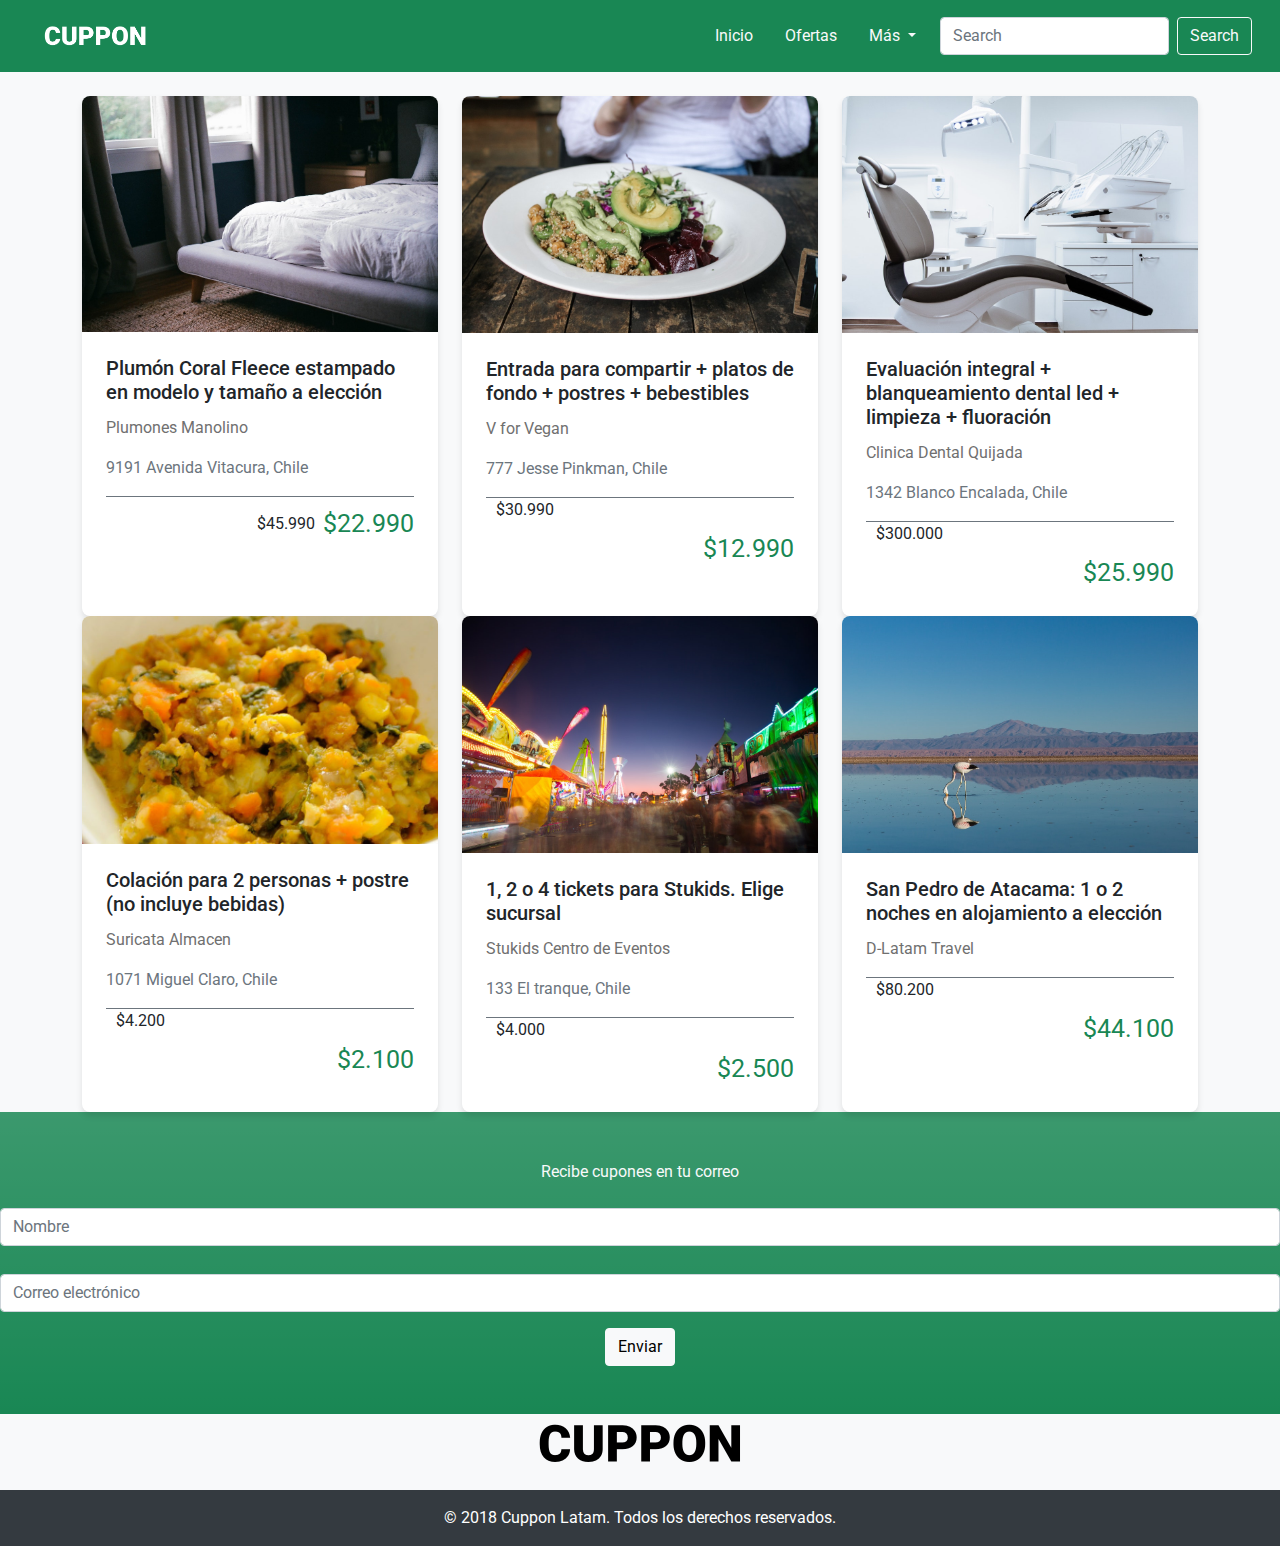
<file: bootstrap/index.html>
<!DOCTYPE html>
<html lang="es">

<head>
    <meta charset="UTF-8">
    <meta name="viewport" content="width=device-width, initial-scale=1.0">
    <title>Cuppon</title>
    <!-- Bootstrap local -->
    <link rel="stylesheet" href="assets/css/bootstrap.min.css">
    <!-- Google Fonts -->
    <link href="https://fonts.googleapis.com/css2?family=Roboto:wght@300;500&display=swap" rel="stylesheet">
    <!-- Font Awesome -->
    <link rel="stylesheet" href="https://cdnjs.cloudflare.com/ajax/libs/font-awesome/6.7.2/css/all.min.css"
        integrity="sha384-dpuaG1suU0eT09tx5plTaGMLBsfDLzUCCUXOY2j/LSvXYuG6Bqs43ALlhIqAJVRb" crossorigin="anonymous"
        referrerpolicy="no-referrer">
    <!-- CSS personalizado -->
    <link rel="stylesheet" href="assets/css/style.css">
</head>

<body>
    <!--Navbar-->
    <nav class="navbar navbar-expand-lg bg-success">
        <div class="container-fluid">
            <a class="navbar-brand text-light" href="#"></a>
            <img src="assets/images/logo-white.png" alt="Cuppon" height="30px">
            <button class="navbar-toggler" type="button" data-bs-toggle="collapse"
                data-bs-target="#navbarSupportedContent" aria-controls="navbarSupportedContent" aria-expanded="false"
                aria-label="Toggle navigation">
                <span class="navbar-toggler-icon"></span>
            </button>
            <div class="collapse navbar-collapse" id="navbarSupportedContent">
                <ul class="navbar-nav ms-auto mb-2 mb-lg-0">
                    <li class="nav-item">
                        <a class="nav-link text-light" aria-current="page" href="#">Inicio</a>
                    </li>
                    <li class="nav-item">
                        <a class="nav-link text-light" href="#">Ofertas</a>
                    </li>
                    <li class="nav-item dropdown">
                        <a class="nav-link dropdown-toggle text-light" href="#" role="button" data-bs-toggle="dropdown"
                            aria-expanded="false">
                            Más
                        </a>
                        <ul class="dropdown-menu">
                            <li><a class="dropdown-item" href="#">Nosotros</a></li>
                            <li><a class="dropdown-item" href="#">Contacto</a></li>
                        </ul>
                    </li>
                </ul>
                <form class="d-flex" role="search">
                    <input class="form-control me-2" type="search" placeholder="Search" aria-label="Search">
                    <button class="btn btn-outline-light" type="submit">Search</button>
                </form>
            </div>
        </div>
    </nav>
    <!-- Contenedor principal -->
    <div class="container mt-4">
        <div class="row">
            <div class="col-12 col-md-4">
                <div class="card h-100">
                    <img src="assets/images/cupon-1.jpg" class="card-img-top" alt="Producto 1">
                    <div class="card-body">
                        <h5 class="card-title">Plumón Coral Fleece estampado en modelo y tamaño a elección</h5>
                        <p class="card-text">Plumones Manolino</p>
                        <p class="text-muted">
                            <i class="fa-solid fa-location-dot" style="color: #c0c0c0;"></i> 9191 Avenida Vitacura,
                            Chile
                        </p>
                        <div class="border-top border-secondary pt-2 d-flex justify-content-end align-items-center">
                            <span class="me-2"> $45.990 </span>
                            <span class="text-success text-bold">$22.990</span>
                        </div>
                    </div>
                </div>
            </div>
            <div class="col-12 col-md-4">
                <div class="card">
                    <img src="assets/images/cupon-2.jpg" class="card-img-top" alt="Producto 2">
                    <div class="card-body">
                        <h5 class="card-title">Entrada para compartir + platos de fondo + postres + bebestibles</h5>
                        <p class="card-text">V for Vegan</p>
                        <p class="text-muted">
                            <i class="fa-solid fa-location-dot" style="color: #c0c0c0;"></i> 777 Jesse Pinkman, Chile
                        </p>
                        <div class="border-top border-secondary mt-3 d-flex justify-content-end align-items-center">
                        </div>
                        <span class="mb-2 ">$30.990</span>
                        <span class="text-success text-bold">$12.990 </span>
                    </div>
                </div>
            </div>
            <div class=" col-12 col-md-4">
                <div class="card">
                    <img src="assets/images/cupon-3.jpg" class="card-img-top" alt="Producto 3">
                    <div class="card-body">
                        <h5 class="card-title">Evaluación integral + blanqueamiento dental led + limpieza + fluoración
                        </h5>
                        <p class="card-text">Clinica Dental Quijada</p>
                        <p class="text-muted">
                            <i class="fa-solid fa-location-dot" style="color: #c0c0c0;"></i> 1342 Blanco Encalada, Chile
                        </p>
                        </p>
                        <div class="border-top border-secondary mt-3 d-flex justify-content-end align-items-center">
                        </div>
                        <span class="mb-2">$300.000</span>
                        <span class="text-success text-bold">$25.990 </span>
                    </div>
                </div>
            </div>
            <div class="col-12 col-md-4">
                <div class="card">
                    <img src="assets/images/cupon-4.jpg" class="card-img-top" alt="Producto 4">
                    <div class="card-body">
                        <h5 class="card-title">Colación para 2 personas + postre (no incluye bebidas)</h5>
                        <p class="card-text">Suricata Almacen</p>
                        <p class="text-muted">
                            <i class="fa-solid fa-location-dot" style="color: #c0c0c0;"></i> 1071 Miguel Claro, Chile
                        </p>
                        </p>
                        <div class="border-top border-secondary mt-3 d-flex justify-content-end align-items-center">
                        </div>
                        <span class="mb-2">$4.200</span>
                        <span class="text-success text-bold">$2.100 </span>
                    </div>
                </div>
            </div>
            <div class="col-12 col-md-4">
                <div class="card">
                    <img src="assets/images/cupon-5.jpg" class="card-img-top" alt="Producto 5">
                    <div class="card-body">
                        <h5 class="card-title">1, 2 o 4 tickets para Stukids. Elige sucursal</h5>
                        <p class="card-text">Stukids Centro de Eventos</p>
                        <p class="text-muted">
                            <i class="fa-solid fa-location-dot" style="color: #c0c0c0;"></i>133 El tranque, Chile
                        </p>
                        </p>
                        <div class="border-top border-secondary mt-3 d-flex justify-content-end align-items-center">
                        </div>
                        <span class="mb-2">$4.000</span>
                        <span class="text-success text-bold">$2.500 </span>
                    </div>
                </div>
            </div>
            <div class="col-12 col-md-4">
                <div class="card">
                    <img src="assets/images/cupon-6.jpg" class="card-img-top" alt="Producto 6">
                    <div class="card-body">
                        <h5 class="card-title">San Pedro de Atacama: 1 o 2 noches en alojamiento a elección</h5>
                        <p class="card-text">
                            <i class="fa-solid fa-location-dot" style="color: #c0c0c0;"></i> D-Latam Travel
                        </p>
                        <p class="text-muted"></p>
                        <div class="border-top border-secondary mt-3 d-flex justify-content-end align-items-center">
                        </div>
                        <span class="mb-2">$80.200</span>
                        <span class="text-success text-bold">$44.100 </span>
                    </div>
                </div>
            </div>
        </div>
    </div>
    <!--Formulario-->
    <section class="bg-success bg-gradient text-light pt-5 pb-5">
        <form class="container-form">
            <div class="mb-3t d-flex justify-content-center">Recibe cupones en tu correo</div>
            <label for="name" class="form-label"></label>
            <input type="text" placeholder="Nombre" class="form-control" id="nameofuser" aria-describedby="name">
            <div id="name" class="form-text">
            </div>
            </div>
            <div class="mb-3">
                <label for="exampleInputEmail1" class="form-label"></label>
                <input type="email" placeholder="Correo electrónico" class="form-control" id="exampleInputEmail1">
            </div>
            <div class="d-flex justify-content-center">
                <button type="submit" class="btn btn-light">Enviar</button>
            </div>
        </form>
    </section>
    <!--Footer -->
    <div class="text-center">
        <img class="img-fluid" src="assets/images/logo-black.png" alt="Cuppon">
    </div>
    <footer class="text-center mt-3">© 2018 Cuppon Latam. Todos los derechos reservados.</footer>
    <!-- Enlace a Bootstrap JS local -->
    <script src="assets/js/bootstrap.bundle.min.js"></script>
</body>

</html>
</file>
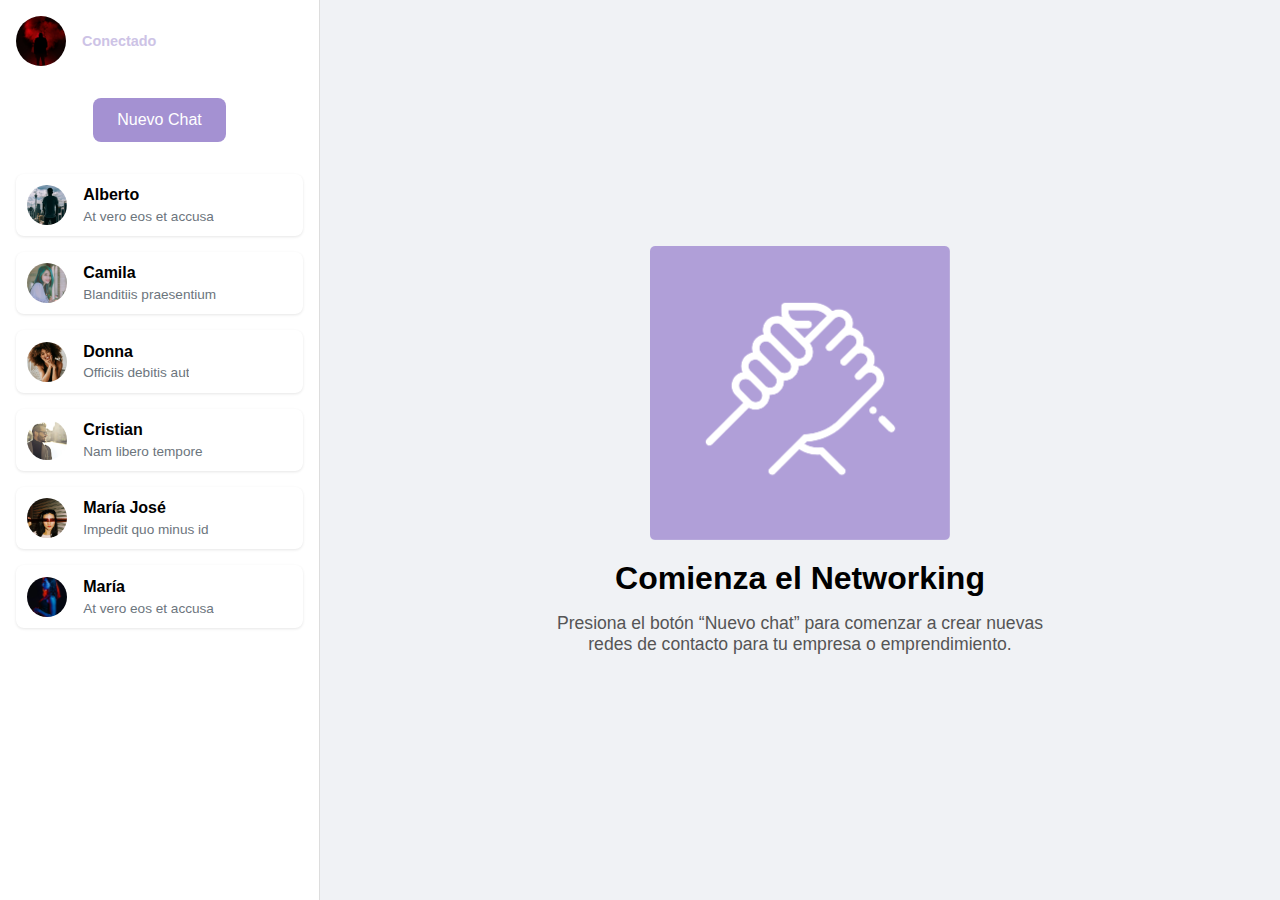
<file: mensajeria/index.html>
<!DOCTYPE html>
<html lang="es">

<head>
    <meta charset="UTF-8">
    <meta name="viewport" content="width=device-width, initial-scale=1.0">
    <title>Sistema de Mensajería - Fusionado</title>
    <link rel="stylesheet" href="assets/style.css">
</head>

<body>
    <div class="container">
        <aside class="sidebar">
            <div class="usuario-estado">
                <img src="assets/images/usuario.jpg" alt="Usuario" class="avatar">
                <div class="estado">
                    <span>Conectado</span>
                </div>
            </div>

            <div class="nuevo-chat">
                <button>Nuevo Chat</button>
            </div>

            <div class="contactos">
                <div class="contacto">
                    <img src="assets/images/contacto1.jpg" alt="Contacto 1" class="avatar">
                    <div class="info-contacto">
                        <h3>Alberto</h3>
                        <p>At vero eos et accusa</p>
                    </div>
                </div>
                <div class="contacto">
                    <img src="assets/images/contacto2.jpg" alt="Contacto 2" class="avatar">
                    <div class="info-contacto">
                        <h3>Camila</h3>
                        <p>Blanditiis praesentium</p>
                    </div>
                </div>
                <div class="contacto">
                    <img src="assets/images/contacto3.jpg" alt="Contacto 3" class="avatar">
                    <div class="info-contacto">
                        <h3>Donna</h3>
                        <p>Officiis debitis aut</p>
                    </div>
                </div>
                <div class="contacto">
                    <img src="assets/images/contacto4.jpg" alt="Contacto 4" class="avatar">
                    <div class="info-contacto">
                        <h3>Cristian</h3>
                        <p>Nam libero tempore</p>
                    </div>
                </div>
                <div class="contacto">
                    <img src="assets/images/contacto5.jpg" alt="Contacto 5" class="avatar">
                    <div class="info-contacto">
                        <h3>María José</h3>
                        <p>Impedit quo minus id</p>
                    </div>
                </div>
                <div class="contacto">
                    <img src="assets/images/contacto6.jpg" alt="Contacto 6" class="avatar">
                    <div class="info-contacto">
                        <h3>María</h3>
                        <p>At vero eos et accusa</p>
                    </div>
                </div>
            </div>
        </aside>
        <main class="principal">
            <div class="contenido-principal">
                <img src="assets/images/hand.png" alt="Logo" class="logo">
                <h1>Comienza el Networking</h1>
                <p>Presiona el botón “Nuevo chat” para comenzar a crear nuevas redes de contacto para tu empresa o
                    emprendimiento.</p>
            </div>
        </main>
    </div>
</body>

</html>
</file>
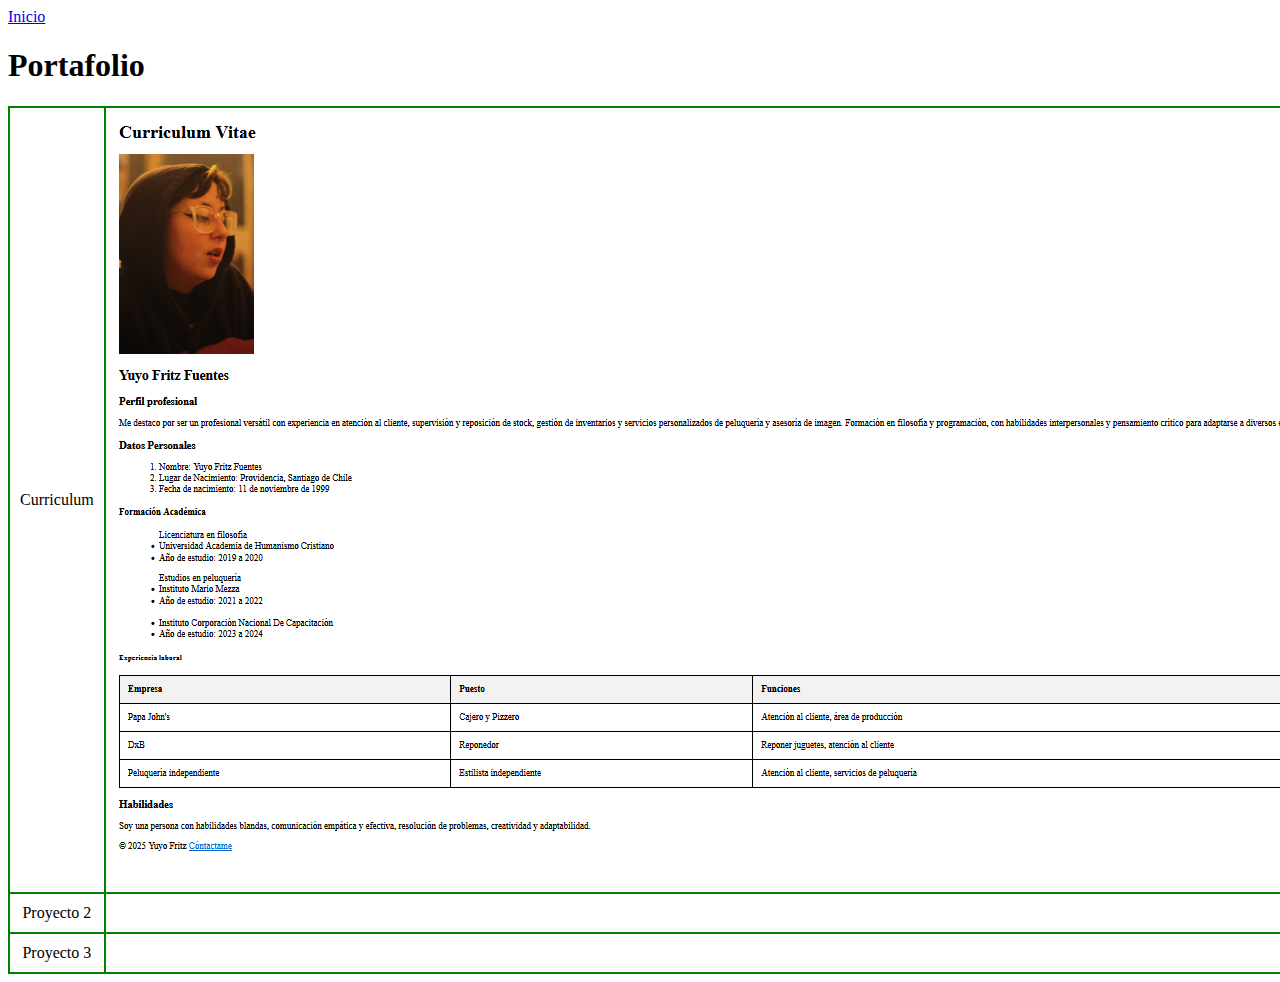
<file: desafio1HTML/portafolio.html>
<!DOCTYPE html>
<html lang="en">

<head>
    <meta charset="UTF-8">
    <meta name="viewport" content="width=device-width, initial-scale=1.0">
    <title>Portafolio</title>
    <style>
        table {
            width: 100%;
            border-collapse: collapse;
        }

        td,
        th {
            border: 2px solid green;
            padding: 10px;
            text-align: center;
        }
    </style>
</head>

<body>
    <a href="index.html">Inicio</a>
    <h1>Portafolio</h1>
    <table border="1">
        <tbody>
            <tr>
                <td>Curriculum</td>
                <td><img src="./assets/imgs/curriculum.png" alt="Curriculum de Yuyo Fritz"></td>

            </tr>
            <tr>
                <td>Proyecto 2</td>
                <td></td>
            </tr>
            <tr>
                <td>Proyecto 3</td>
                <td></td>
            </tr> 
        </tbody>
    </table>
</body>
</html>
</file>
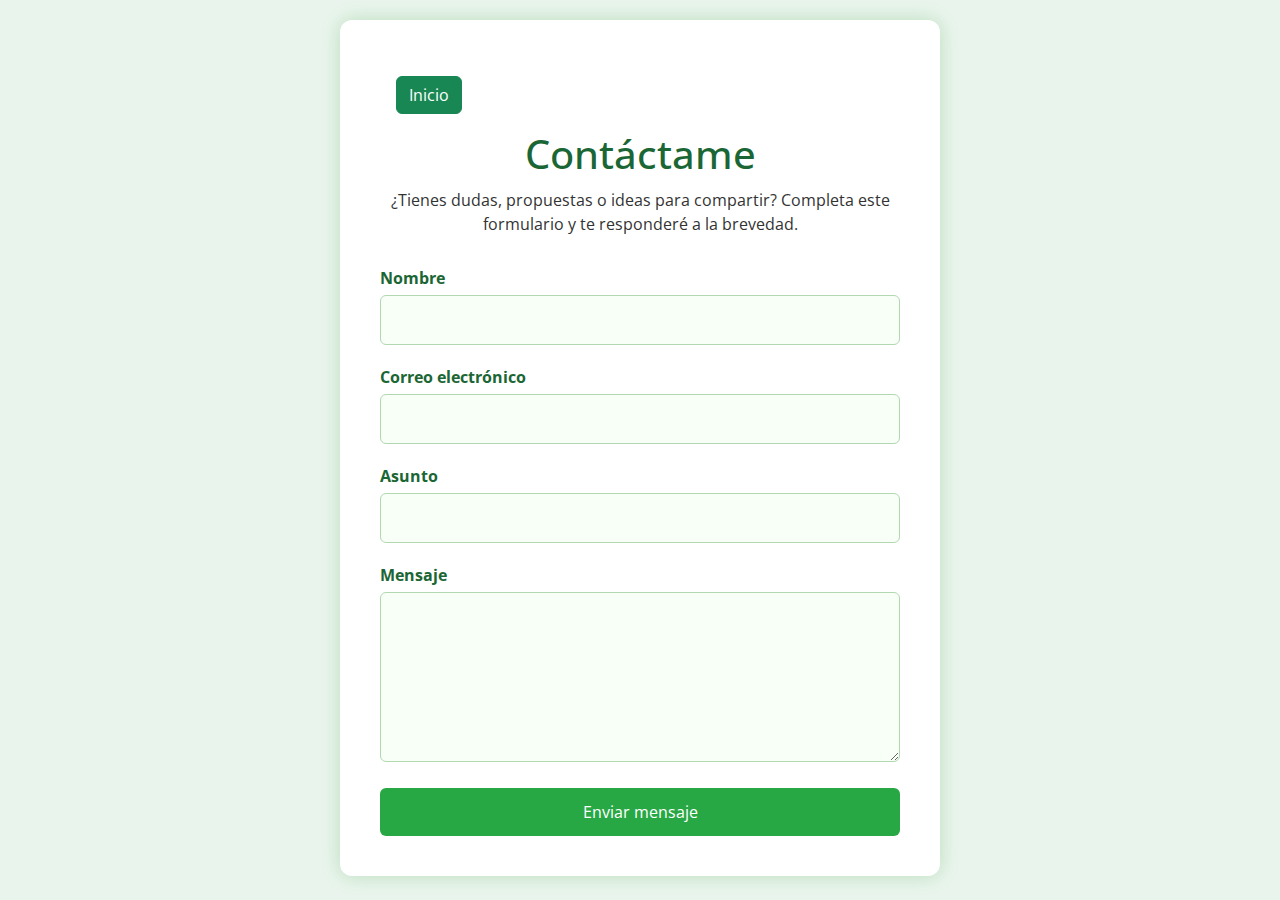
<file: prueba/assets/contacto.html>
<!DOCTYPE html>
<html lang="es">

<head>
    <meta charset="UTF-8" />
    <meta name="viewport" content="width=device-width, initial-scale=1.0" />
    <title>Contacto - Yuyo Fritz</title>
    <link href="https://fonts.googleapis.com/css2?family=Open+Sans&display=swap" rel="stylesheet">
    <link href="https://cdn.jsdelivr.net/npm/bootstrap@5.3.3/dist/css/bootstrap.min.css" rel="stylesheet">
    <style>
        * {
            margin: 0;
            padding: 0;
            box-sizing: border-box;
        }

        body {
            font-family: 'Open Sans', sans-serif;
            background-color: #e9f5ec;
            color: #333;
            display: flex;
            align-items: center;
            justify-content: center;
            padding: 20px;
        }

        .contact-container {
            background-color: #ffffff;
            padding: 40px;
            border-radius: 12px;
            box-shadow: 0 0 20px rgba(0, 128, 0, 0.2);
            max-width: 600px;
            width: 100%;
        }

        .contact-container h1 {
            color: #1a6634;
            margin-bottom: 10px;
            text-align: center;
        }

        .contact-container p {
            text-align: center;
            margin-bottom: 30px;
        }

        .contact-form label {
            display: block;
            margin-bottom: 5px;
            font-weight: bold;
            color: #1a6634;
        }

        .contact-form input,
        .contact-form textarea {
            width: 100%;
            padding: 12px;
            margin-bottom: 20px;
            border: 1px solid #b2d8b2;
            border-radius: 6px;
            font-size: 1rem;
            background-color: #f7fff7;
        }

        .contact-form button {
            width: 100%;
            padding: 12px;
            background-color: #28a745;
            color: white;
            border: none;
            border-radius: 6px;
            font-size: 1rem;
            cursor: pointer;
            transition: background-color 0.3s ease;
        }

        .inicio-btn:hover {
            background-color: #145c2c;
        }

        .contact-form button:hover {
            background-color: #218838;
        }
    </style>
</head>

<body>
    <div class="contact-container">
        <a href="index.html" class="btn btn-success m-3">Inicio</a>
        <h1>Contáctame</h1>
        <p>¿Tienes dudas, propuestas o ideas para compartir? Completa este formulario y te responderé a la brevedad.</p>

        <form class="contact-form" action="#" method="POST">
            <label for="nombre">Nombre</label>
            <input type="text" id="nombre" name="nombre" required />

            <label for="correo">Correo electrónico</label>
            <input type="email" id="correo" name="correo" required />

            <label for="asunto">Asunto</label>
            <input type="text" id="asunto" name="asunto" />

            <label for="mensaje">Mensaje</label>
            <textarea id="mensaje" name="mensaje" rows="6" required></textarea>

            <button type="submit">Enviar mensaje</button>
        </form>
    </div>
</body>

</html>
</file>
<file: bootstrap/assets/css/style.css>
body {
    font-family: 'Roboto', sans-serif;
    background-color: #f8f9fa;
    color: #212529;
    margin: 0;
    padding: 0;
}

/* Navbar */
.navbar {
    padding: 1rem;
}

.navbar-brand {
    font-size: 1.5rem;
    font-weight: bold;
}

.navbar-nav .nav-link {
    margin-right: 1rem;
    transition: color 0.3s ease;
}

.navbar-nav .nav-link:hover {
    color: #d4d4d4;
}

/* Cards */
.card {
    border: none;
    border-radius: 0.5rem;
    box-shadow: 0px 4px 6px rgba(0, 0, 0, 0.1);
    transition: transform 0.3s ease, box-shadow 0.3s ease;
    height: 100%;
    
}

.card-container {
    display: flex;
    justify-content: space-between;
    align-items: center;
    }

.card:hover {
    transform: translateY(-5px);
    box-shadow: 0px 6px 12px rgba(0, 0, 0, 0.15);
}

.card-img-top {
    border-top-left-radius: 0.5rem;
    border-top-right-radius: 0.5rem;
}

.card-body {
    padding: 1.5rem;
    flex-grow: 1;

}

.card-title {
    font-weight: 500;
    font-size: 1.25rem;
    margin-bottom: 0.75rem;
}

.card-text {
    color: #707070;
    margin-bottom: 1rem;
}

.mb-2 {
    font-size: 1rem;
    display: flex;
    align-items: center;
    gap: 5px
    float: right;
    margin-left: 10px;
    order: -1;
;
}

.text-success.text-bold {
    font-size: 25px;
    padding: 0%;
    margin: 0%;
    float: right;
    gap: 10px;
    
}

.text-decoration-line-through {
    margin-right: 10px;
}


/* Buttons */
.btn-success {
    background-color: #28a745;
    border: none;
    transition: background-color 0.3s ease, transform 0.3s ease;
}

.btn-success:hover {
    background-color: #218838;
    transform: translateY(-2px);
}

.container.form {
    font-size: 30px;
}

/* Footer */
footer {
    background-color: #343a40;
    color: #ffffff;
    padding: 1rem 0;
    text-align: center;
}

.img-fluid {
    height: 60px;
    width: auto;
    margin: 0;
    border: 0;
}

footer a {
    color: #28a745;
    text-decoration: none;
    transition: color 0.3s ease;
}

footer a:hover {
    color: #218838;
}

/* Responsive */
@media (max-width: 768px) {
    .navbar-nav {
        text-align: center;
    }

    .navbar-nav .nav-link {
        margin-right: 0;
        margin-bottom: 0.5rem;
    }

    .card {
        margin-bottom: 1rem;
    }
}
</file>
<file: mensajeria/assets/style.css>
* {
    margin: 0;
    padding: 0;
    box-sizing: border-box;
}

body,
html {
    height: 100%;
    font-family: 'Segoe UI', Tahoma, Geneva, Verdana, sans-serif;
    background-color: #f8f9fa;
}

.container {
    display: flex;
    height: 100vh;
}

/* Sidebar de contactos */
.sidebar {
    display: flex;
    flex-direction: column;
    flex: 0 0 25%;
    background-color: #ffffff;
    border-right: 1px solid #ddd;
    padding: 1rem;
    min-width: 260px;
    overflow-y: auto;
}

/* Estado del usuario */
.usuario-estado {
    display: flex;
    align-items: center;
    margin-bottom: 2rem;
}

.usuario-estado .avatar {
    width: 50px;
    height: 50px;
    border-radius: 50%;
    object-fit: cover;
}

.estado {
    margin-left: 1rem;
    font-size: 0.9rem;
    color: #CDC3E6;
    font-weight: bold;
}

/* Botón nuevo chat */
.nuevo-chat {
    display: flex;
    justify-content: center;
    margin-bottom: 2rem;
}

.nuevo-chat button {
    padding: 0.8rem 1.5rem;
    font-size: 1rem;
    background-color: #A491D2;
    color: #fff;
    border: none;
    border-radius: 8px;
    cursor: pointer;
    transition: background-color 0.3s;
}

.nuevo-chat button:hover {
    background-color: #A491D2;
}

/* Lista de contactos */
.contactos {
    display: flex;
    flex-direction: column;
    gap: 1rem;
}

.contacto {
    display: flex;
    align-items: center;
    background-color: #ffffff;
    padding: 0.7rem;
    border-radius: 8px;
    box-shadow: 0 1px 3px rgba(0, 0, 0, 0.1);
    transition: background-color 0.3s;
    cursor: pointer;
}

.contacto:hover {
    background-color: #e9ecef;
}

.contacto .avatar {
    width: 40px;
    height: 40px;
    border-radius: 50%;
    object-fit: cover;
}

.info-contacto {
    margin-left: 1rem;
}

.info-contacto h3 {
    font-size: 1rem;
    margin-bottom: 0.3rem;
}

.info-contacto p {
    font-size: 0.85rem;
    color: #6c757d;
    white-space: nowrap;
    overflow: hidden;
    text-overflow: ellipsis;
}

/* Sección principal */
.principal {
    display: flex;
    flex: 1;
    justify-content: center;
    align-items: center;
    background-color: #f0f2f5;
    padding: 2rem;
}

.contenido-principal {
    text-align: center;
    max-width: 500px;
}

.logo {
    width: 300px;
    margin-bottom: 1rem;
}

.contenido-principal h1 {
    font-size: 2rem;
    margin-bottom: 1rem;
}

.contenido-principal p {
    font-size: 1.1rem;
    color: #555;
}

/* Responsive */
@media (max-width: 768px) {
    .container {
        flex-direction: column;
    }

    .sidebar {
        flex: none;
        width: 100%;
        height: auto;
        border-right: none;
        border-bottom: 1px solid #ddd;
    }

    .principal {
        flex: 1;
        padding: 1rem;
    }
}
</file>
